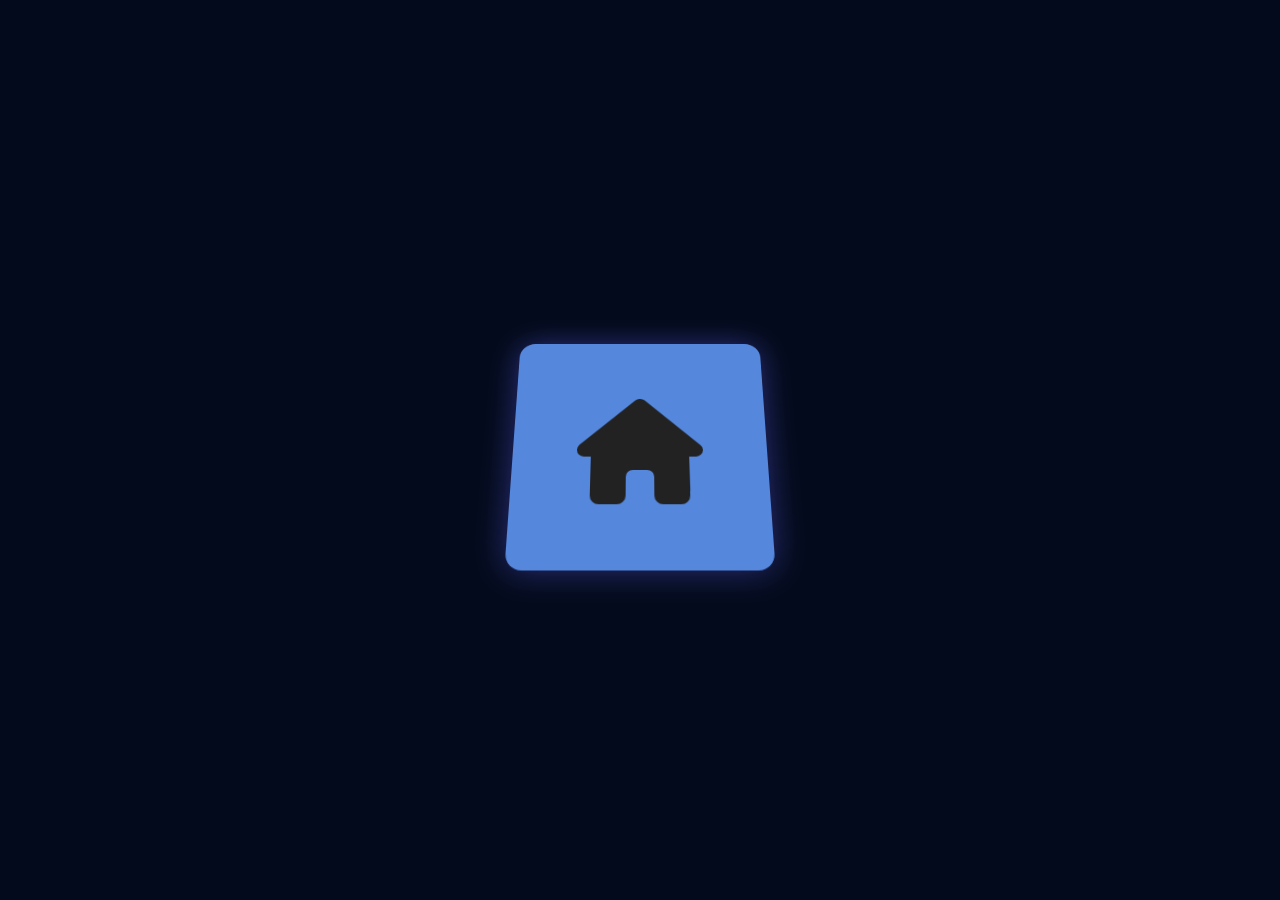
<file: 3DMenu/index.html>
<!DOCTYPE html>
<html lang="en">

<head>
    <meta charset="UTF-8" />
    <meta name="viewport" content="width=device-width, initial-scale=1.0" />
    <title>3D Menu</title>
    <link rel="stylesheet" href="style.css" />
    <link rel="stylesheet" href="https://cdnjs.cloudflare.com/ajax/libs/font-awesome/6.4.2/css/all.min.css" />
    <script src="https://ajax.googleapis.com/ajax/libs/jquery/3.7.1/jquery.min.js"></script>

    <link rel="preconnect" href="https://fonts.googleapis.com" />
    <link rel="preconnect" href="https://fonts.gstatic.com" crossorigin />
    <link href="https://fonts.googleapis.com/css2?family=Quicksand:wght@300;400;500;600;700&display=swap"
        rel="stylesheet" />

<body>
    <div class="container">
        <div class="menu">
            <div class="menu-item">
                <i class="fab fa-blogger"></i>
            </div>
            <div class="menu-item">
                <i class="fas fa-users"></i>
            </div>
            <div class="menu-item center-item">
                <i class="fas fa-home"></i>
            </div>
            <div class="menu-item">
                <i class="fas fa-address-card"></i>
            </div>
            <div class="menu-item">
                <i class="fas fa-photo-video"></i>
            </div>
        </div>

    </div>


    <script src="script.js"></script>
</body>

</html>
</file>
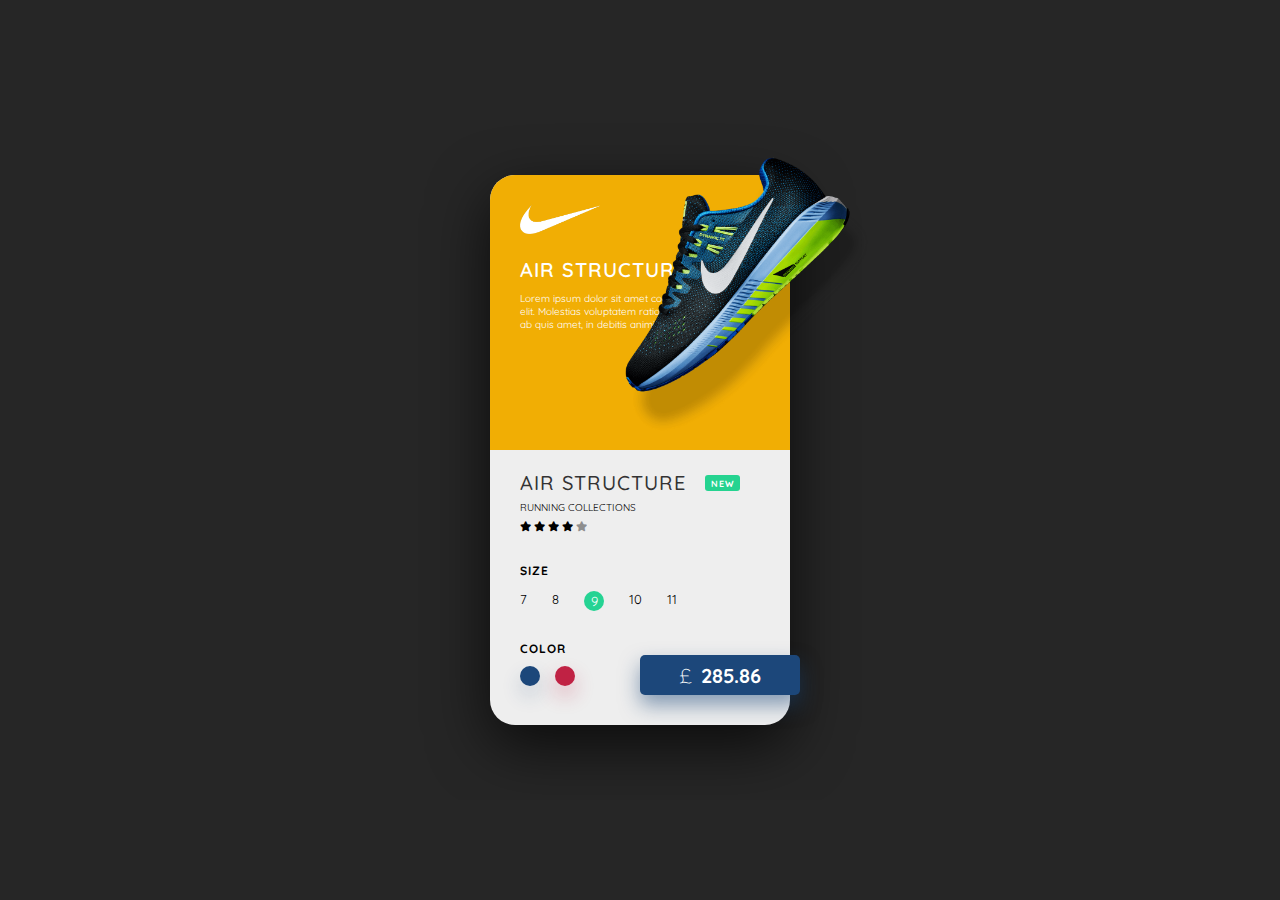
<file: NikeProductCard/index.html>
<!DOCTYPE html>
<html lang="en">

<head>
    <meta charset="UTF-8">
    <meta name="viewport" content="width=device-width, initial-scale=1.0">
    <title>Nike Product Card</title>
    <link rel="stylesheet" href="style.css">
    <script src="https://cdnjs.cloudflare.com/ajax/libs/jquery/3.7.1/jquery.min.js"></script>
    <link rel="stylesheet" href="https://cdnjs.cloudflare.com/ajax/libs/font-awesome/6.4.2/css/all.min.css" />
    <link rel="preconnect" href="https://fonts.googleapis.com" />
    <link rel="preconnect" href="https://fonts.gstatic.com" crossorigin />
    <link href="https://fonts.googleapis.com/css2?family=Quicksand:wght@300;400;500;600;700&display=swap"
        rel="stylesheet" />

</head>

<body>
    <div class="container">
        <div class="card-wrapper">
            <div class="card">
                <div class="card-top">
                    <img src="images/nike.png" alt="nike logo" class="logo">
                    <div class="card-top-text">
                        <h1>Air Structure</h1>
                        <p>Lorem ipsum dolor sit amet consectetur, adipisicing elit. Molestias voluptatem ratione
                            incidunt eveniet ab quis amet, in debitis animi architecto.</p>
                    </div>
                    <img src="images/shoe1.png" alt="nike snakers shoe image" class="shoe-1">
                    <img src="images/shoe2.png" alt="nike snakers shoe image" class="shoe-2">
                </div>
                <div class="card-bottom">
                    <h1>Air Structure</h1>
                    <div class="badge">New</div>
                    <h3>Running Collections</h3>
                    <div class="stars">
                        <i class="fa-solid fa-star"></i>
                        <i class="fa-solid fa-star"></i>
                        <i class="fa-solid fa-star"></i>
                        <i class="fa-solid fa-star"></i>
                        <i class="fa-solid fa-star"></i>
                    </div>
                    <div class="size">
                        <h4>Size</h4>
                        <div class="sizes">
                            <span>7</span>
                            <span>8</span>
                            <span>9</span>
                            <span>10</span>
                            <span>11</span>
                        </div>
                    </div>
                    <div class="color">
                        <h4>Color</h4>
                        <div class="colors">
                            <div class="color-1"></div>
                            <div class="color-2"></div>
                        </div>
                    </div>
                    <div class="price">
                        <span>£</span>
                        <span>285.86</span>
                    </div>
                </div>
            </div>
        </div>
    </div>




    <script src="script.js"></script>
</body>

</html>
</file>
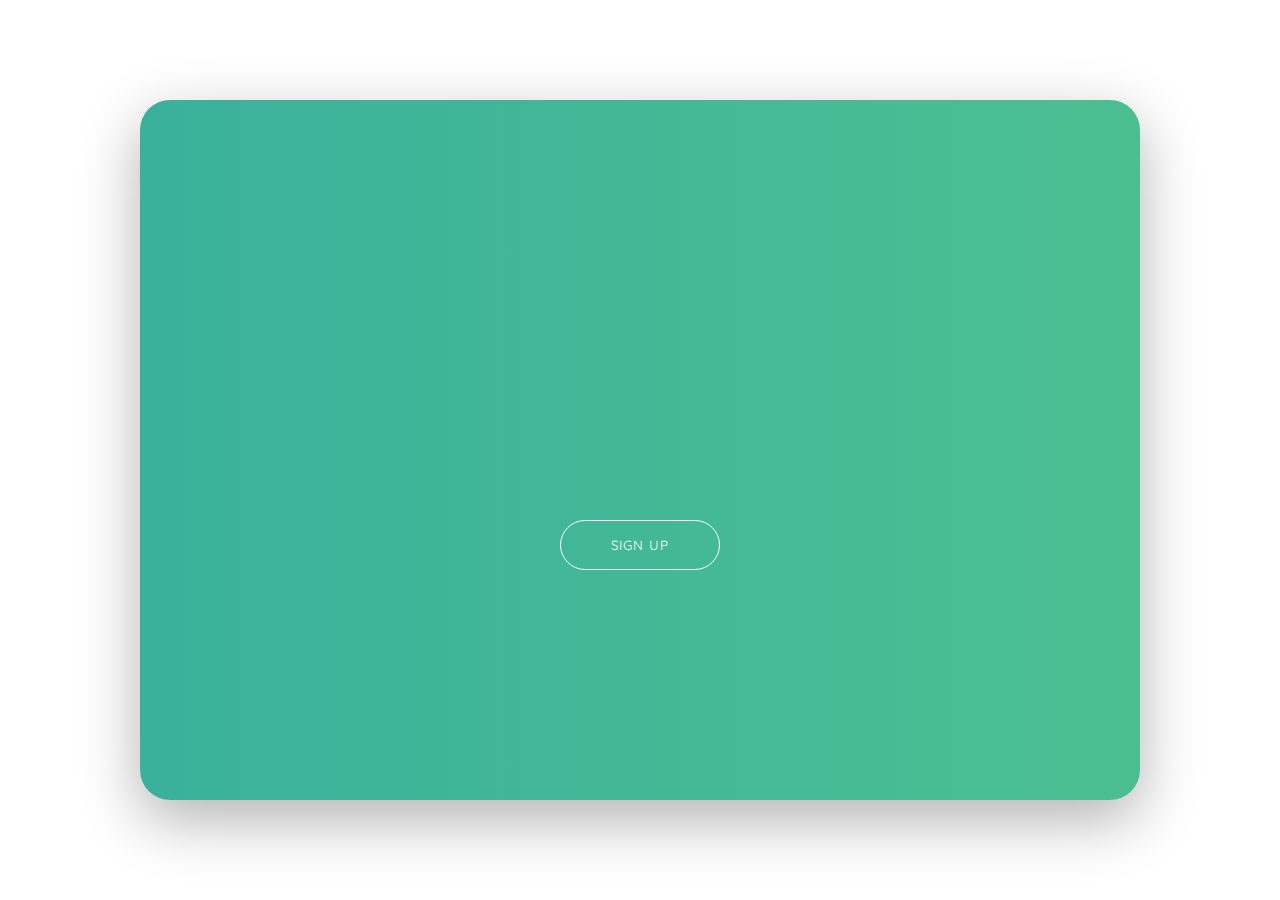
<file: SignUpForm/index.html>
<!DOCTYPE html>
<html lang="en">

<head>
  <meta charset="UTF-8" />
  <meta name="viewport" content="width=device-width, initial-scale=1.0" />
  <title>Sign Up Form</title>
  <link rel="stylesheet" href="style.css" />
  <link rel="stylesheet" href="https://cdnjs.cloudflare.com/ajax/libs/font-awesome/6.4.2/css/all.min.css" />
  <script src="https://ajax.googleapis.com/ajax/libs/jquery/3.7.1/jquery.min.js"></script>

  <link rel="preconnect" href="https://fonts.googleapis.com" />
  <link rel="preconnect" href="https://fonts.gstatic.com" crossorigin />
  <link href="https://fonts.googleapis.com/css2?family=Quicksand:wght@300;400;500;600;700&display=swap"
    rel="stylesheet" />
</head>

<body>
  <div class="class container">
    <div class="form-wrapper">
      <div class="banner">
        <h1>Hello, Welcome!</h1>
        <p>Please Enter Your Details & Start Your Journey With Us</p>
      </div>
      <div class="green-bg">
        <button type="button">Sign Up</button>
      </div>
      <form class="signup-form">
        <h1>Create Account</h1>
        <div class="social-media">
          <i class="fab fa-facebook-f"></i>
          <i class="fab fa-instagram"></i>
          <i class="fab fa-linkedin-in"></i>
        </div>
        <p>or use your social media account to login</p>
        <div class="input-group">
          <i class="fas fa-user"></i>
          <input type="text" placeholder="Name" />
        </div>
        <div class="input-group">
          <i class="fas fa-envelope"></i>
          <input type="email" placeholder="Email" />
        </div>
        <div class="input-group">
          <i class="fas fa-lock"></i>
          <input type="password" placeholder="Password" />
        </div>
        <button type="button">Sign Up</button>
      </form>
    </div>
  </div>

  <script src="script.js"></script>
</body>

</html>
</file>
<file: NikeProductCard/style.css>
* {
    margin: 0;
    padding: 0;
    box-sizing: border-box;
    font-family: Quicksand, sans-serif;
}

html {
    font-size: 62.5%;
}

.container {
    width: 100%;
    height: 100vh;
    background-color: #262626;
    display: grid;
    place-items: center;
}

.card-wrapper {
    width: 50rem;
    height: 70rem;
    /* background: #ccc; */
    padding: 0 10rem;
    display: grid;
    place-items: center;
    overflow: hidden;
}

.card {
    width: 30rem;
    height: 55rem;
    background: #eee;
    border-radius: 2.5rem;
    box-shadow: 0 2rem 6rem rgba(0,0,0,0.7);
    position: relative;
}

.card-top {
    width: 100%;
    height: 50%;
    background: #f1ae04;
    padding: 3rem;
    border-radius: 2.5rem 2.5rem 0 0;
    transition: background .5s;
}

.container.change .card-top {
    background: #d35246;
}

.logo {
    width: 8rem;
    margin-bottom: 2rem;
}

.card-top-text {
    color: #fff;
}

.card-top-text h1 {
    font-weight: 600;
    text-transform: uppercase;
    letter-spacing: .1rem;
    margin-bottom: 1rem;
}
.shoe-1 {
    width: 30rem;
    position: absolute;
    top: -2.5rem;
    right: -10rem;
    transition: transform 1s;
}

.container.change .shoe-1 {
    transform: translateX(-50rem)rotateZ(45deg);
}

.shoe-2 {
    width: 33rem;
    position: absolute;
    top: -10rem;
    right: -45rem;
    transition: transform 1s;
}

.container.change .shoe-2 {
    transform: translateX(-40rem)rotateZ(-45deg);
}

.card-bottom {
    width: 100%;
    height: 50%;
    padding: 2rem 3rem;
}

.card-bottom h1 {
    font-weight: 500;
    text-transform: uppercase;
    letter-spacing: .1rem;
    color: #333;
    margin-bottom: 0.6rem;
}

.badge {
    position: absolute;
    top: 30rem;
    right: 5rem;
    width: 3.5rem;
    height: 1.6rem;
    background: #25d390;
    color: #fff;
    display: grid;
    place-items: center;
    border-radius: .3rem;
    font-size: .9rem;
    font-weight: bold;
    letter-spacing: .1rem;
    text-transform: uppercase;
}

.card-bottom h3 {
    font-size: 1rem;
    font-weight: 400;
    text-transform: uppercase;
    margin-bottom: .6rem;
}

.stars {
    margin-bottom: 3rem;
}

.stars i:last-child {
opacity: .4;
}

.size {
    margin-bottom: 3rem;
}

.size h4 {
    font-size: 1.2rem;
    text-transform: uppercase;
    letter-spacing: .1rem;
    margin-bottom: 1.3rem;
}

.sizes {
    display: flex;
}

.sizes span {
    font-size: 1.3rem;
    margin-right: 2.5rem;
}

.sizes span:nth-child(3) {
   width: 2rem;
   height: 2rem;
   background: #25d393;
   color: #fff;
   border-radius: 50%;
   display: grid;
   place-items: center;
}

.color h4{
    font-size: 1.2rem;
    text-transform: uppercase;
    letter-spacing: .1rem;
    margin-bottom: 1rem;
}

.colors {
    display: flex;
}

.color-1,
.color-2 {
    width: 2rem;
    height: 2rem;
    border-radius: 50%;
    cursor: pointer;
}

.color-1 {
    background: #1c477a;
    margin-right: 1.5rem;
    box-shadow: 0 1rem 2rem rgba(28, 71, 122, 0.2);
}

.color-2 {
    background: #c02244;
    margin-right: 1.5rem;
    box-shadow: 0 1rem 2rem rgba(192, 34, 68,0.3);
}

.price {
    width: 16rem;
    height: 4rem;
    background: #1c477a;
    color: #fff;
    border-radius: .5rem;
    position: absolute;
    right: -1rem;
    bottom: 3rem;
    box-shadow: 0 1rem 2rem rgba(28, 71, 122, 0.5);
    display: flex;
    justify-content: center;
    align-items: center;
    transition: background 0.5s;
}

.container.change .price {
    background: #c02244;
}

.price span {
    font-size: 2rem;
}

.price span:first-child {
    font-weight: 300;
    text-transform: uppercase;
    margin-right: 1rem;
}

.price span:last-child {
    font-weight: bold;
    
}
</file>
<file: 3DMenu/style.css>
/* //CSS RESET*/
*{
    margin: 0;
    padding: 0;
    box-sizing: border-box;
    font-family: Quicksand, sans-serif;
}

html {
    font: 62.5%;
}

.container {
    width: 100%;
    height: 100vh;
    display: flex;
    align-items: center;
    background-color: #030a1b;
    perspective: 40rem;
}
 .menu {
    width: 100%;
    padding: 0 0.25rem;
    display: flex;
    justify-content: space-evenly;
    transform-style: preserve-3d;
 }

 .change.menu .menu-item {
    transform: rotateY(0) rotateX(0)
    translateX(0) translateY(0) 
    translateZ(0);
    opacity: 1;
 }
 .menu-item {
    width: 20rem;
    height: 15rem;
    background-color: #5588dd;
    display: flex;
    justify-content: center;
    align-items: center;
    border-radius: 1rem;
    cursor: pointer;
    box-shadow: 0 0 2rem rgba(100, 100, 255, 0.4);

 }

 .menu-item:hover {
    background-color: #ccccff;
    box-shadow: 0 0 3rem rgba(100, 100, 255, 0.6);

 }

 .menu-item:not(.center-item){
    opacity: 0;
 }

  .menu-item:nth-child(1) {
    transform: rotateY(-70deg) rotateX(20deg)
    translateX(-50rem) translateY(-15rem) 
    translateZ(-50rem);
    transition: transform 1.2s ease-in, opacity 1s ease-in, background-color .5s, box-shadow .5s;
 }
  .menu-item:nth-child(2) {
    transform: rotateY(-70deg) rotateX(20deg)
    translateX(-20rem) translateY(-5rem) 
    translateZ(-20rem);
    transition: transform 1s ease-in, opacity 1s ease-in, background-color .5s, box-shadow .5s;
 }

  .menu-item:nth-child(3) {
    transform: rotateX(20deg);
    transition: transform 1s ease-in, background-color .5s, box-shadow .5s;
 }

  .menu-item:nth-child(4) {
    transform: rotateY(70deg) rotateX(20deg)
    translateX(20rem) translateY(-5rem) 
    translateZ(-20rem);
    transition: transform 1s ease-in, opacity 1s ease-in, background-color .5s, box-shadow .5s;
 }

  .menu-item:nth-child(5) {
    transform: rotateY(70deg) rotateX(20deg)
    translateX(50rem) translateY(-15rem) 
    translateZ(-50rem);
    transition: transform 1.2s ease-in, opacity 1s ease-in, background-color .5s, box-shadow .5s;
 }

 .menu-item i {
     font-size: 7rem;
     color: #222;
     transition: color .5s;
 }

 .menu-item:hover i {
    color: #6464ff;
 }
</file>
<file: SignUpForm/style.css>
/* || CSS RESET and DEFAULT STYLES */

* {
    margin: 0;
    padding: 0;
    box-sizing: border-box;
    outline: none;
    font-family: Quicksand, sans-serif;
}

/* || 1RAM = 16PX */

html {
    font-size: 62.5%;
}

.container {
    width: 100%;
    height: 100vh;
    display: flex;
    justify-content: center;
    align-items: center;
}

.form-wrapper {
    width: 100rem;
    height: 70rem;
    background-color: #eee;
    border-radius: 3rem;
    box-shadow: 0 2rem 6rem rgba(0, 0, 0, 0.3);
    position: relative;
    overflow: hidden; /* hidden banner not visiable on UI page*/
}

.banner {
    position: absolute;
    top: 25%;
    /* left: 5rem; */
    left: -30rem;  /*set to -30rem to hide the banner*/
    text-align: center;
    color: #fff;
    width: 30rem;
    z-index: 100;  
    transition: left 0.8s;
}

.container.change
.banner {
    left: 5rem;
}

.banner h1 {
    font-size: 3.5rem;
    margin-bottom: 3rem;
}

.banner p {
    font-size: 2rem;
}


.green-bg {
    /* width: 40%; */
    width: 100%;
    height: 100%;
    background: linear-gradient(to right, #3ab19b, #4cbf91);
    position: absolute;
    top: 0;
    left: 0;
    z-index: 50;
    transition: width 1.5s cubic-bezier(0.19, 1, 0.22, 1);
}

/* || TOGGLE */
.container.change 
.green-bg {
    width: 40%;
}

.green-bg button {
    position: absolute;
    top: 60%;
    left: 50%;
    transform: translate(-50%);
    width: 16rem;
    height: 5rem;
    background-color: transparent;
    border: 0.1rem solid #fff;
    border-radius: 3rem;
    text-transform: uppercase;
    letter-spacing: .1rem;
    color: #fff;
    cursor: pointer;
}

.signup-form {
    width: 60rem;
    height: 100%;
    position: absolute;
    top: 0;
    /* left: 40rem; */
    left: 0rem;  /*set to 0rem to hide the form */
    display: flex;
    flex-direction: column;
    justify-content: space-around;
    align-items: center;
    padding: 10rem 0;
    transition: left 1.5s cubic-bezier(0.19, 1, 0.22, 1);
}

.container.change
.signup-form {
    left: 40rem;
}

.signup-form h1 {
    font-size: 4rem;
    color: #3aaf9f;
}

.social-media {
    display: flex;

}

.social-media i {
    width: 4rem;
    height: 4rem;
    border: .1rem solid #777;
    border-radius: 50%;
    display: flex;
    justify-content: center;
    align-items: center;
    margin-right: 2rem;
    font-size: 2rem;
    color: #555;
}

.signup-form p {
    font-size: 1.8rem;
    column-count: #555;
    margin-bottom: 2rem;
}

.input-group {
    position: relative;
}

.input-group input {
    width: 28rem;
    height: 5rem;
    padding: 1rem 1rem 1rem 3rem;
    background-color: #ddd;
    border: none;
    border-radius: .5rem;
}

.input-group i {
    position: absolute;
    top: 50%;
    left: 1rem;
    transform: translateY(-50%);
    font-size: 1.2rem;
    color: #555;

}

.signup-form button {
    width: 16rem;
    height: 5rem;
    background-color: #3aaf9f;
    border: none;
    border-radius: 3rem;
    text-transform: uppercase;
    letter-spacing: .1rem;
    color: #fff;
    margin-top: 3rem;
    cursor: pointer;
}
</file>
